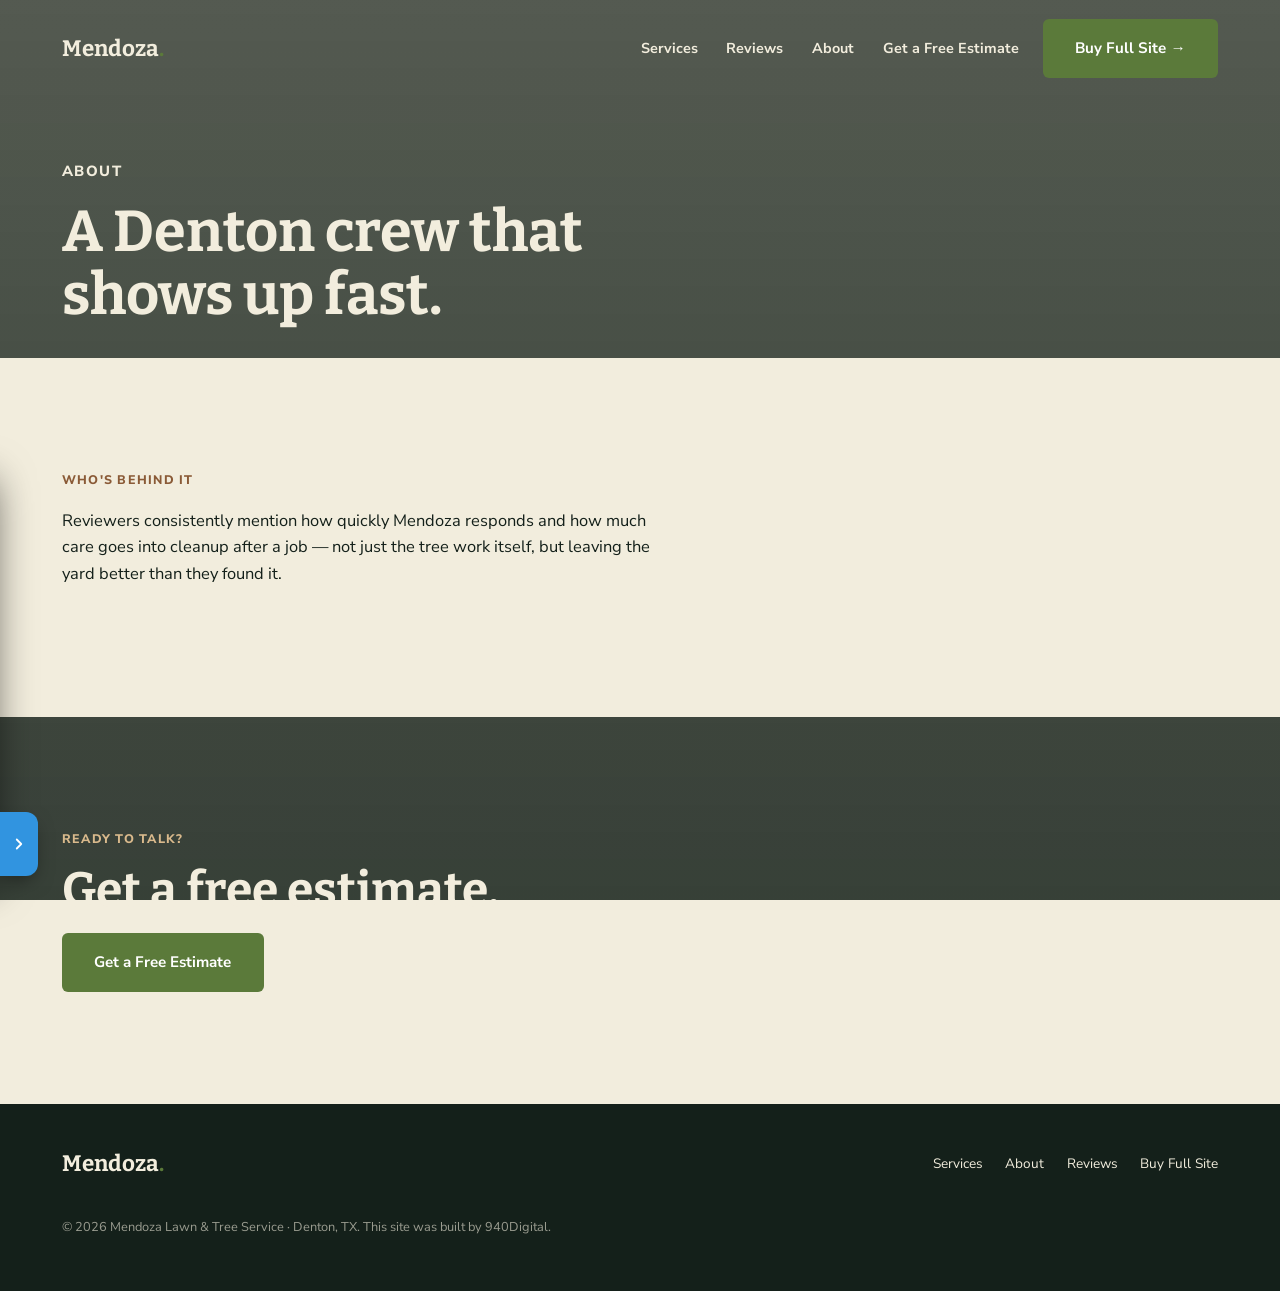
<file: about.html>
<!doctype html>
<html lang="en">
<head>
<meta charset="UTF-8">
<meta name="viewport" content="width=device-width, initial-scale=1">
<title>About — Mendoza Lawn & Tree Service | Denton, TX</title>
<meta name="description" content="Meet the Denton crew behind Mendoza Lawn & Tree Service — fast response, careful cleanup, real reviews.">
<link rel="preconnect" href="https://fonts.googleapis.com">
<link rel="preconnect" href="https://fonts.gstatic.com" crossorigin>
<link href="https://fonts.googleapis.com/css2?family=Bitter:wght@600;700&family=Nunito+Sans:wght@400;500;600;700;800&display=swap" rel="stylesheet">
<link rel="icon" type="image/x-icon" href="favicon.ico">
<link rel="icon" type="image/png" sizes="32x32" href="favicon-32x32.png">
<link rel="icon" type="image/png" sizes="16x16" href="favicon-16x16.png">
<link rel="apple-touch-icon" sizes="180x180" href="apple-touch-icon.png">
<link rel="stylesheet" href="styles.css">
</head>
<body>

<div class="canopy-fixed" aria-hidden="true"></div>

<header class="site-header" id="siteHeader">
  <div class="wrap">
    <a href="index.html" class="logo">Mendoza<span>.</span></a>
    <nav class="main-nav" aria-label="Primary">
      <a href="services.html">Services</a>
      <a href="reviews.html">Reviews</a>
      <a href="about.html">About</a>
      <a href="contact.html">Get a Free Estimate</a>
    </nav>
    <div class="nav-cta">
      <a href="buy.html" class="btn btn--primary nav-full-site">Buy Full Site →</a>
      <button class="nav-toggle" id="navToggle" aria-expanded="false" aria-controls="mobileNav">Menu</button>
    </div>
  </div>
</header>

<div class="mobile-nav" id="mobileNav">
  <button class="mobile-nav__close" id="navClose" aria-label="Close menu">Close</button>
  <a href="services.html">Services</a>
  <a href="reviews.html">Reviews</a>
  <a href="about.html">About</a>
  <a href="contact.html">Get a Free Estimate</a>
  <a href="buy.html">Buy Full Site</a>
</div>

<div class="parallax-scroll">

  <section class="hero wrap" style="padding-bottom:2rem;">
    <span class="eyebrow">About</span>
    <h1 style="font-size:clamp(2.2rem, 5vw, 3.6rem); max-width:16ch;">A Denton crew that shows up fast.</h1>
  </section>

  <section class="fixed-panel fixed-panel--solid">
    <div class="wrap about-copy">
      <span class="eyebrow">Who's Behind It</span>
      <p>Reviewers consistently mention how quickly Mendoza responds and how much care goes into cleanup after a job — not just the tree work itself, but leaving the yard better than they found it.</p>
    </div>
  </section>

  <section class="fixed-panel">
    <div class="wrap">
      <span class="eyebrow">Ready to Talk?</span>
      <h2 class="section-title">Get a free estimate.</h2>
      <a href="contact.html" class="btn btn--primary" style="margin-top:1rem;">Get a Free Estimate</a>
    </div>
  </section>

</div>

<footer class="site-footer">
  <div class="wrap">
    <a href="index.html" class="logo" style="color:var(--clearing);">Mendoza<span>.</span></a>
    <ul class="footer-links">
      <li><a href="services.html">Services</a></li>
      <li><a href="about.html">About</a></li>
      <li><a href="reviews.html">Reviews</a></li>
      <li><a href="buy.html">Buy Full Site</a></li>
    </ul>
    <p class="footer-fine">&copy; 2026 Mendoza Lawn &amp; Tree Service · Denton, TX. This site was built by 940Digital.</p>
  </div>
</footer>

<script src="script.js"></script>

<div id="d940-drawer" class="d940-drawer">
  <div class="d940-panel">
    <div class="d940-mark">940<span>Digital</span></div>
    <p class="d940-body">Imagine this site customized with your colors and logo — fully in sync with your vision.</p>
    <p class="d940-body">We build these previews from your business's own publicly available information online, so this one is built specifically for you — and anything on it, any word, image, or detail, can be changed if it doesn't feel like an accurate fit.</p>
    <p class="d940-cta">Want to learn more? Text the number you got this link from, <a href="https://www.940digital.com/contact.html" target="_blank" rel="noopener">email us</a>, or visit <a href="https://www.940digital.com" target="_blank" rel="noopener">940digital.com</a>.</p>
  </div>
  <button class="d940-tab" type="button" aria-label="Open">
    <svg viewBox="0 0 24 24" fill="none" stroke="currentColor" stroke-width="2.4" stroke-linecap="round" stroke-linejoin="round"><polyline points="9 6 15 12 9 18"/></svg>
  </button>
</div>
<style>
  .d940-drawer { position: fixed; left: 0; bottom: 1.5rem; z-index: 999; display: flex; align-items: flex-end; transform: translateX(-320px); transition: transform .4s cubic-bezier(.16,1,.3,1); font-family: -apple-system, BlinkMacSystemFont, 'Segoe UI', Roboto, sans-serif; }
  .d940-drawer.open { transform: translateX(0); }
  .d940-panel { width: 320px; flex-shrink: 0; background: #1B1D21; border: 1px solid #3194E0; border-left: 0; border-radius: 0 14px 0 0; padding: 1.4rem 1.5rem 1.5rem; box-shadow: 0 16px 40px -8px rgba(0,0,0,.65); color: #fff; }
  .d940-mark { font-weight: 800; font-size: 1.3rem; margin-bottom: .75rem; letter-spacing: -0.01em; }
  .d940-mark span { color: #3194E0; }
  .d940-body { font-size: .95rem; line-height: 1.55; color: #fff; margin: 0 0 .85rem; }
  .d940-cta { font-size: .88rem; line-height: 1.5; color: #D4D8DE; margin: 0; }
  .d940-cta a { color: #5FAEEE; font-weight: 700; text-decoration: underline; }
  .d940-tab { flex-shrink: 0; width: 38px; height: 64px; background: #3194E0; color: #fff; border: none; border-radius: 0 12px 12px 0; display: flex; align-items: center; justify-content: center; cursor: pointer; box-shadow: 0 8px 20px -6px rgba(0,0,0,.5); }
  .d940-tab:hover { background: #4AA3E8; }
  .d940-tab svg { width: 18px; height: 18px; transition: transform .35s cubic-bezier(.16,1,.3,1); }
  .d940-drawer.open .d940-tab svg { transform: rotate(180deg); }
  @media (max-width: 480px) {
    .d940-drawer { transform: translateX(-260px); }
    .d940-panel { width: 260px; padding: 1.2rem 1.25rem 1.3rem; }
  }
</style>
<script>
  (function () {
    var drawer = document.getElementById('d940-drawer');
    if (!drawer) return;
    var tab = drawer.querySelector('.d940-tab');
    tab.addEventListener('click', function () {
      var open = drawer.classList.toggle('open');
      tab.setAttribute('aria-label', open ? 'Close' : 'Open');
    });
  })();
</script>

</body>
</html>
</file>
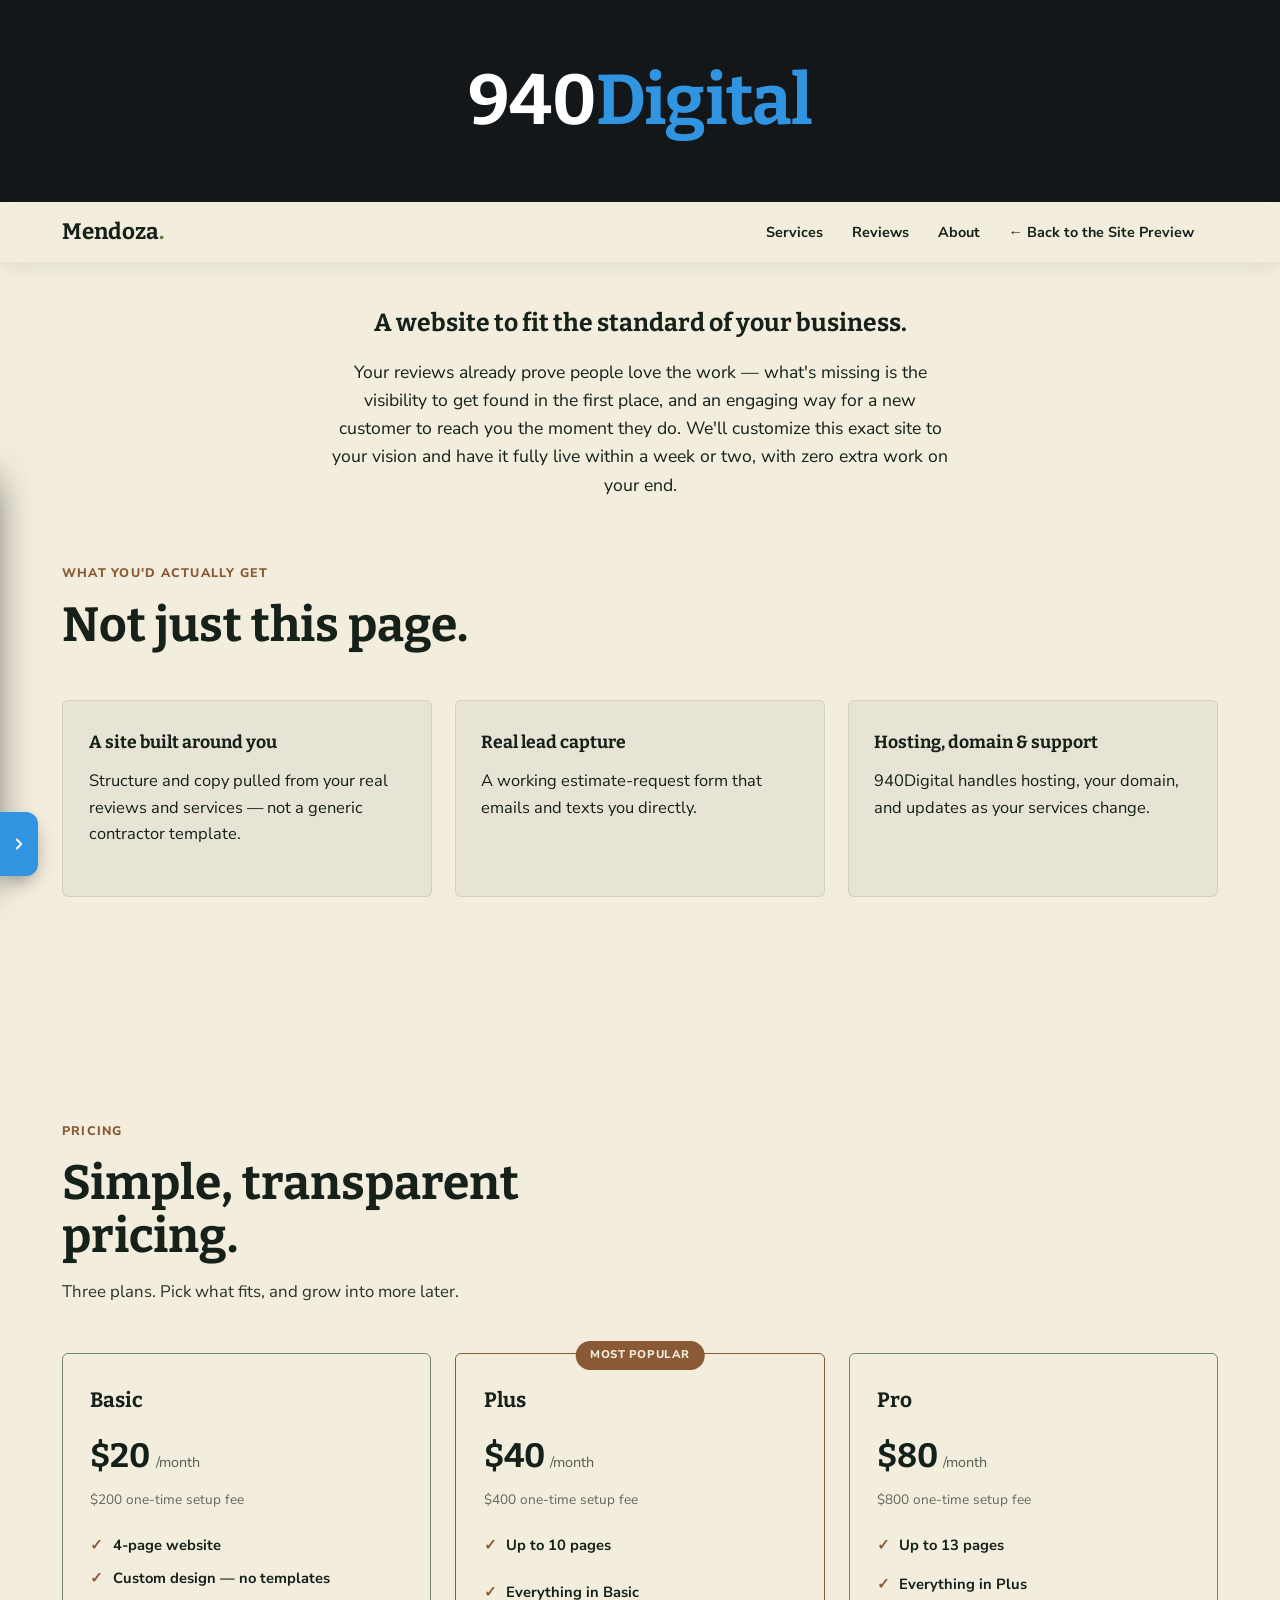
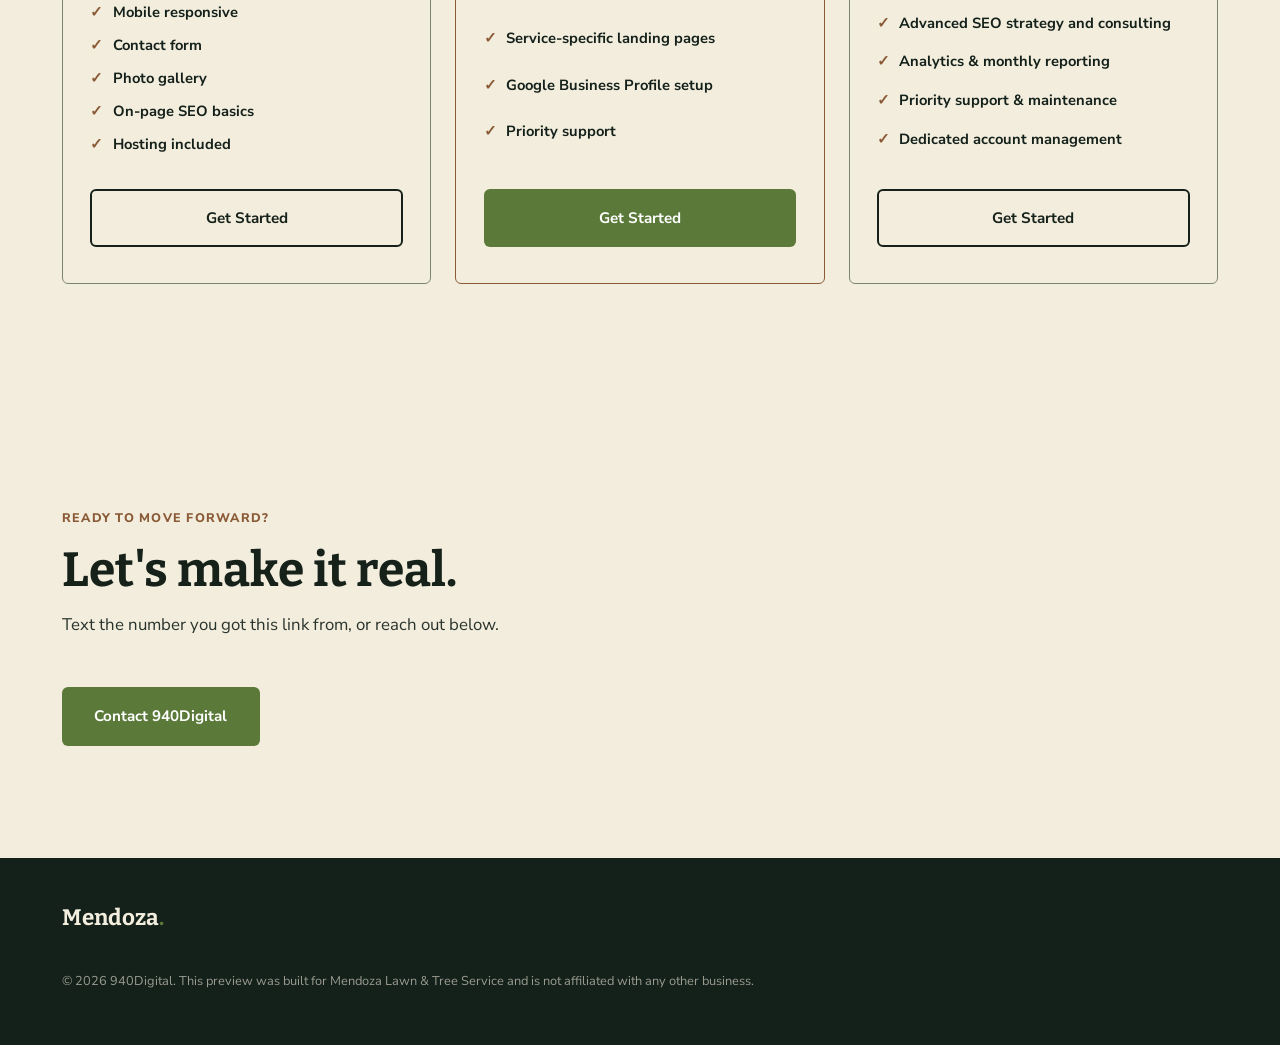
<file: buy.html>
<!doctype html>
<html lang="en">
<head>
<meta charset="UTF-8">
<meta name="viewport" content="width=device-width, initial-scale=1">
<title>This Site Is a Preview, Built for Mendoza Lawn &amp; Tree Service — 940Digital</title>
<meta name="description" content="This is a demo site built specifically for Mendoza Lawn & Tree Service by 940Digital. Here's what it is, what you'd get, and how to move forward.">
<link rel="preconnect" href="https://fonts.googleapis.com">
<link rel="preconnect" href="https://fonts.gstatic.com" crossorigin>
<link href="https://fonts.googleapis.com/css2?family=Bitter:wght@600;700&family=Nunito+Sans:wght@400;600;700;800&display=swap" rel="stylesheet">
<link rel="icon" type="image/x-icon" href="favicon.ico">
<link rel="icon" type="image/png" sizes="32x32" href="favicon-32x32.png">
<link rel="icon" type="image/png" sizes="16x16" href="favicon-16x16.png">
<link rel="apple-touch-icon" sizes="180x180" href="apple-touch-icon.png">
<link rel="stylesheet" href="styles.css">
</head>
<body>

<div class="brand-mark-banner">
  <div class="wrap">
    <a href="https://940digital.com" class="brand-mark" target="_blank" rel="noopener">940<span>Digital</span></a>
  </div>
</div>

<header class="site-header solid" style="position: static;">
  <div class="wrap">
    <a href="index.html" class="logo">Mendoza<span>.</span></a>
    <nav class="main-nav" aria-label="Primary">
      <a href="services.html">Services</a>
      <a href="reviews.html">Reviews</a>
      <a href="about.html">About</a>
      <a href="index.html">← Back to the Site Preview</a>
    </nav>
    <div class="nav-cta">
      <button class="nav-toggle" id="navToggle" aria-expanded="false" aria-controls="mobileNav">Menu</button>
    </div>
  </div>
</header>

<div class="mobile-nav" id="mobileNav">
  <button class="mobile-nav__close" id="navClose" aria-label="Close menu">Close</button>
  <a href="services.html">Services</a>
  <a href="reviews.html">Reviews</a>
  <a href="about.html">About</a>
  <a href="index.html">← Back to the Site Preview</a>
</div>

<main style="padding-top:0;">
  <section class="pitch-hero wrap" style="padding-top: 3rem;">
    <h1>A website to fit the standard of your business.</h1>
    <p>Your reviews already prove people love the work — what's missing is the visibility to get found in the first place, and an engaging way for a new customer to reach you the moment they do. We'll customize this exact site to your vision and have it fully live within a week or two, with zero extra work on your end.</p>
  </section>

  <section class="fixed-panel fixed-panel--solid" style="padding-top:0;">
    <div class="wrap">
      <div class="section-head">
        <span class="eyebrow">What You'd Actually Get</span>
        <h2 class="section-title">Not just this page.</h2>
      </div>
      <div class="pitch-grid">
        <div class="pitch-card">
          <h3>A site built around you</h3>
          <p>Structure and copy pulled from your real reviews and services — not a generic contractor template.</p>
        </div>
        <div class="pitch-card">
          <h3>Real lead capture</h3>
          <p>A working estimate-request form that emails and texts you directly.</p>
        </div>
        <div class="pitch-card">
          <h3>Hosting, domain &amp; support</h3>
          <p>940Digital handles hosting, your domain, and updates as your services change.</p>
        </div>
      </div>
    </div>
  </section>

  <section class="fixed-panel fixed-panel--solid">
    <div class="wrap">
      <div class="section-head">
        <span class="eyebrow">Pricing</span>
        <h2 class="section-title">Simple, transparent pricing.</h2>
        <p class="section-dek">Three plans. Pick what fits, and grow into more later.</p>
      </div>
      <div class="pricing-grid">
        <div class="pricing-card">
          <h3>Basic</h3>
          <div class="pricing-card__price"><b>$20</b><span>/month</span></div>
          <span class="pricing-card__setup">$200 one-time setup fee</span>
          <ul class="pricing-card__list">
            <li>4-page website</li>
            <li>Custom design — no templates</li>
            <li>Mobile responsive</li>
            <li>Contact form</li>
            <li>Photo gallery</li>
            <li>On-page SEO basics</li>
            <li>Hosting included</li>
          </ul>
          <a href="https://www.940digital.com/contact" class="btn btn--dark-ghost" target="_blank" rel="noopener">Get Started</a>
        </div>
        <div class="pricing-card pricing-card--featured">
          <span class="pricing-card__badge">Most Popular</span>
          <h3>Plus</h3>
          <div class="pricing-card__price"><b>$40</b><span>/month</span></div>
          <span class="pricing-card__setup">$400 one-time setup fee</span>
          <ul class="pricing-card__list">
            <li>Up to 10 pages</li>
            <li>Everything in Basic</li>
            <li>Service-specific landing pages</li>
            <li>Google Business Profile setup</li>
            <li>Priority support</li>
          </ul>
          <a href="https://www.940digital.com/contact" class="btn btn--primary" target="_blank" rel="noopener">Get Started</a>
        </div>
        <div class="pricing-card">
          <h3>Pro</h3>
          <div class="pricing-card__price"><b>$80</b><span>/month</span></div>
          <span class="pricing-card__setup">$800 one-time setup fee</span>
          <ul class="pricing-card__list">
            <li>Up to 13 pages</li>
            <li>Everything in Plus</li>
            <li>Advanced SEO strategy and consulting</li>
            <li>Analytics &amp; monthly reporting</li>
            <li>Priority support &amp; maintenance</li>
            <li>Dedicated account management</li>
          </ul>
          <a href="https://www.940digital.com/contact" class="btn btn--dark-ghost" target="_blank" rel="noopener">Get Started</a>
        </div>
      </div>
    </div>
  </section>

  <section class="fixed-panel fixed-panel--solid" id="contact">
    <div class="wrap">
      <div class="section-head">
        <span class="eyebrow">Ready to Move Forward?</span>
        <h2 class="section-title">Let's make it real.</h2>
        <p class="section-dek">Text the number you got this link from, or reach out below.</p>
      </div>
      <a href="https://www.940digital.com/contact.html" class="btn btn--primary" target="_blank" rel="noopener">Contact 940Digital</a>
    </div>
  </section>
</main>

<footer class="site-footer">
  <div class="wrap">
    <a href="index.html" class="logo" style="color:var(--clearing);">Mendoza<span>.</span></a>
    <p class="footer-fine">&copy; 2026 940Digital. This preview was built for Mendoza Lawn & Tree Service and is not affiliated with any other business.</p>
  </div>
</footer>

<script src="script.js"></script>

<div id="d940-drawer" class="d940-drawer">
  <div class="d940-panel">
    <div class="d940-mark">940<span>Digital</span></div>
    <p class="d940-body">Imagine this site customized with your colors and logo — fully in sync with your vision.</p>
    <p class="d940-body">We build these previews from your business's own publicly available information online, so this one is built specifically for you — and anything on it, any word, image, or detail, can be changed if it doesn't feel like an accurate fit.</p>
    <p class="d940-cta">Want to learn more? Text the number you got this link from, <a href="https://www.940digital.com/contact.html" target="_blank" rel="noopener">email us</a>, or visit <a href="https://www.940digital.com" target="_blank" rel="noopener">940digital.com</a>.</p>
  </div>
  <button class="d940-tab" type="button" aria-label="Open">
    <svg viewBox="0 0 24 24" fill="none" stroke="currentColor" stroke-width="2.4" stroke-linecap="round" stroke-linejoin="round"><polyline points="9 6 15 12 9 18"/></svg>
  </button>
</div>
<style>
  .d940-drawer { position: fixed; left: 0; bottom: 1.5rem; z-index: 999; display: flex; align-items: flex-end; transform: translateX(-320px); transition: transform .4s cubic-bezier(.16,1,.3,1); font-family: -apple-system, BlinkMacSystemFont, 'Segoe UI', Roboto, sans-serif; }
  .d940-drawer.open { transform: translateX(0); }
  .d940-panel { width: 320px; flex-shrink: 0; background: #1B1D21; border: 1px solid #3194E0; border-left: 0; border-radius: 0 14px 0 0; padding: 1.4rem 1.5rem 1.5rem; box-shadow: 0 16px 40px -8px rgba(0,0,0,.65); color: #fff; }
  .d940-mark { font-weight: 800; font-size: 1.3rem; margin-bottom: .75rem; letter-spacing: -0.01em; }
  .d940-mark span { color: #3194E0; }
  .d940-body { font-size: .95rem; line-height: 1.55; color: #fff; margin: 0 0 .85rem; }
  .d940-cta { font-size: .88rem; line-height: 1.5; color: #D4D8DE; margin: 0; }
  .d940-cta a { color: #5FAEEE; font-weight: 700; text-decoration: underline; }
  .d940-tab { flex-shrink: 0; width: 38px; height: 64px; background: #3194E0; color: #fff; border: none; border-radius: 0 12px 12px 0; display: flex; align-items: center; justify-content: center; cursor: pointer; box-shadow: 0 8px 20px -6px rgba(0,0,0,.5); }
  .d940-tab:hover { background: #4AA3E8; }
  .d940-tab svg { width: 18px; height: 18px; transition: transform .35s cubic-bezier(.16,1,.3,1); }
  .d940-drawer.open .d940-tab svg { transform: rotate(180deg); }
  @media (max-width: 480px) {
    .d940-drawer { transform: translateX(-260px); }
    .d940-panel { width: 260px; padding: 1.2rem 1.25rem 1.3rem; }
  }
</style>
<script>
  (function () {
    var drawer = document.getElementById('d940-drawer');
    if (!drawer) return;
    var tab = drawer.querySelector('.d940-tab');
    tab.addEventListener('click', function () {
      var open = drawer.classList.toggle('open');
      tab.setAttribute('aria-label', open ? 'Close' : 'Open');
    });
  })();
</script>

</body>
</html>
</file>
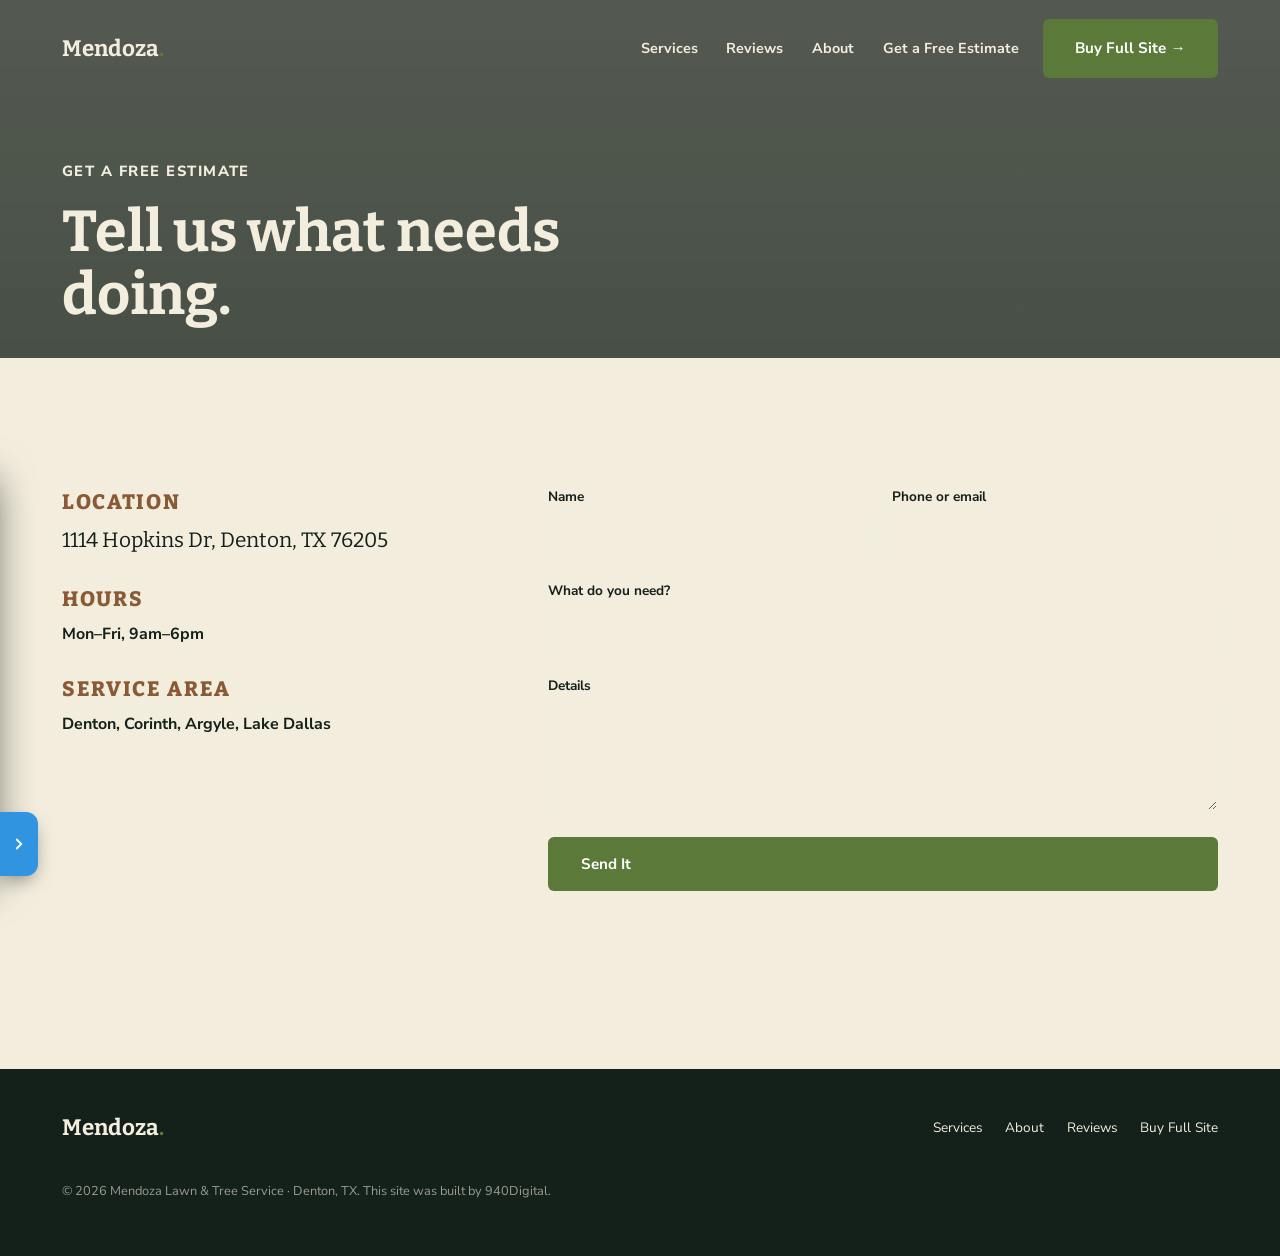
<file: contact.html>
<!doctype html>
<html lang="en">
<head>
<meta charset="UTF-8">
<meta name="viewport" content="width=device-width, initial-scale=1">
<title>Contact — Mendoza Lawn & Tree Service | Denton, TX</title>
<meta name="description" content="Get a free estimate from Mendoza Lawn & Tree Service in Denton, TX. Visit 1114 Hopkins Dr or send the form.">
<link rel="preconnect" href="https://fonts.googleapis.com">
<link rel="preconnect" href="https://fonts.gstatic.com" crossorigin>
<link href="https://fonts.googleapis.com/css2?family=Bitter:wght@600;700&family=Nunito+Sans:wght@400;500;600;700;800&display=swap" rel="stylesheet">
<link rel="icon" type="image/x-icon" href="favicon.ico">
<link rel="icon" type="image/png" sizes="32x32" href="favicon-32x32.png">
<link rel="icon" type="image/png" sizes="16x16" href="favicon-16x16.png">
<link rel="apple-touch-icon" sizes="180x180" href="apple-touch-icon.png">
<link rel="stylesheet" href="styles.css">
</head>
<body>

<div class="canopy-fixed" aria-hidden="true"></div>

<header class="site-header" id="siteHeader">
  <div class="wrap">
    <a href="index.html" class="logo">Mendoza<span>.</span></a>
    <nav class="main-nav" aria-label="Primary">
      <a href="services.html">Services</a>
      <a href="reviews.html">Reviews</a>
      <a href="about.html">About</a>
      <a href="contact.html">Get a Free Estimate</a>
    </nav>
    <div class="nav-cta">
      <a href="buy.html" class="btn btn--primary nav-full-site">Buy Full Site →</a>
      <button class="nav-toggle" id="navToggle" aria-expanded="false" aria-controls="mobileNav">Menu</button>
    </div>
  </div>
</header>

<div class="mobile-nav" id="mobileNav">
  <button class="mobile-nav__close" id="navClose" aria-label="Close menu">Close</button>
  <a href="services.html">Services</a>
  <a href="reviews.html">Reviews</a>
  <a href="about.html">About</a>
  <a href="contact.html">Get a Free Estimate</a>
  <a href="buy.html">Buy Full Site</a>
</div>

<div class="parallax-scroll">

  <section class="hero wrap" style="padding-bottom:2rem;">
    <span class="eyebrow">Get a Free Estimate</span>
    <h1 style="font-size:clamp(2.2rem, 5vw, 3.6rem); max-width:16ch;">Tell us what needs doing.</h1>
  </section>

  <section class="fixed-panel fixed-panel--solid">
    <div class="wrap">
      <div class="contact-layout">
        <div class="contact-direct">
          <div>
            <span class="contact-direct__label">Location</span>
            <span>1114 Hopkins Dr, Denton, TX 76205</span>
          </div>
          <div>
            <span class="contact-direct__label">Hours</span>
            <span style="font-family:var(--font-body); font-weight:700; font-size:1rem;">Mon–Fri, 9am–6pm</span>
          </div>
          <div>
            <span class="contact-direct__label">Service Area</span>
            <span style="font-family:var(--font-body); font-weight:700; font-size:1rem;">Denton, Corinth, Argyle, Lake Dallas</span>
          </div>
        </div>
        <form class="contact-form" id="contactForm" novalidate>
          <div class="form-row">
            <div class="field">
              <label for="name">Name</label>
              <input type="text" id="name" name="name" required autocomplete="name">
            </div>
            <div class="field">
              <label for="phone">Phone or email</label>
              <input type="text" id="phone" name="phone" required autocomplete="tel">
            </div>
          </div>
          <div class="field">
            <label for="jobtype">What do you need?</label>
            <select id="jobtype" name="jobtype">
              <option>Tree removal</option>
              <option>Stump grinding</option>
              <option>Lawn mowing / maintenance</option>
              <option>Leaf / debris cleanup</option>
              <option>Not sure yet</option>
            </select>
          </div>
          <div class="field">
            <label for="message">Details</label>
            <textarea id="message" name="message" rows="4"></textarea>
          </div>
          <button type="submit" class="btn btn--primary">Send It</button>
          <p class="form-status" id="formStatus" role="status" aria-live="polite"></p>
        </form>
      </div>
    </div>
  </section>

</div>

<footer class="site-footer">
  <div class="wrap">
    <a href="index.html" class="logo" style="color:var(--clearing);">Mendoza<span>.</span></a>
    <ul class="footer-links">
      <li><a href="services.html">Services</a></li>
      <li><a href="about.html">About</a></li>
      <li><a href="reviews.html">Reviews</a></li>
      <li><a href="buy.html">Buy Full Site</a></li>
    </ul>
    <p class="footer-fine">&copy; 2026 Mendoza Lawn &amp; Tree Service · Denton, TX. This site was built by 940Digital.</p>
  </div>
</footer>

<script src="script.js"></script>

<div id="d940-drawer" class="d940-drawer">
  <div class="d940-panel">
    <div class="d940-mark">940<span>Digital</span></div>
    <p class="d940-body">Imagine this site customized with your colors and logo — fully in sync with your vision.</p>
    <p class="d940-body">We build these previews from your business's own publicly available information online, so this one is built specifically for you — and anything on it, any word, image, or detail, can be changed if it doesn't feel like an accurate fit.</p>
    <p class="d940-cta">Want to learn more? Text the number you got this link from, <a href="https://www.940digital.com/contact.html" target="_blank" rel="noopener">email us</a>, or visit <a href="https://www.940digital.com" target="_blank" rel="noopener">940digital.com</a>.</p>
  </div>
  <button class="d940-tab" type="button" aria-label="Open">
    <svg viewBox="0 0 24 24" fill="none" stroke="currentColor" stroke-width="2.4" stroke-linecap="round" stroke-linejoin="round"><polyline points="9 6 15 12 9 18"/></svg>
  </button>
</div>
<style>
  .d940-drawer { position: fixed; left: 0; bottom: 1.5rem; z-index: 999; display: flex; align-items: flex-end; transform: translateX(-320px); transition: transform .4s cubic-bezier(.16,1,.3,1); font-family: -apple-system, BlinkMacSystemFont, 'Segoe UI', Roboto, sans-serif; }
  .d940-drawer.open { transform: translateX(0); }
  .d940-panel { width: 320px; flex-shrink: 0; background: #1B1D21; border: 1px solid #3194E0; border-left: 0; border-radius: 0 14px 0 0; padding: 1.4rem 1.5rem 1.5rem; box-shadow: 0 16px 40px -8px rgba(0,0,0,.65); color: #fff; }
  .d940-mark { font-weight: 800; font-size: 1.3rem; margin-bottom: .75rem; letter-spacing: -0.01em; }
  .d940-mark span { color: #3194E0; }
  .d940-body { font-size: .95rem; line-height: 1.55; color: #fff; margin: 0 0 .85rem; }
  .d940-cta { font-size: .88rem; line-height: 1.5; color: #D4D8DE; margin: 0; }
  .d940-cta a { color: #5FAEEE; font-weight: 700; text-decoration: underline; }
  .d940-tab { flex-shrink: 0; width: 38px; height: 64px; background: #3194E0; color: #fff; border: none; border-radius: 0 12px 12px 0; display: flex; align-items: center; justify-content: center; cursor: pointer; box-shadow: 0 8px 20px -6px rgba(0,0,0,.5); }
  .d940-tab:hover { background: #4AA3E8; }
  .d940-tab svg { width: 18px; height: 18px; transition: transform .35s cubic-bezier(.16,1,.3,1); }
  .d940-drawer.open .d940-tab svg { transform: rotate(180deg); }
  @media (max-width: 480px) {
    .d940-drawer { transform: translateX(-260px); }
    .d940-panel { width: 260px; padding: 1.2rem 1.25rem 1.3rem; }
  }
</style>
<script>
  (function () {
    var drawer = document.getElementById('d940-drawer');
    if (!drawer) return;
    var tab = drawer.querySelector('.d940-tab');
    tab.addEventListener('click', function () {
      var open = drawer.classList.toggle('open');
      tab.setAttribute('aria-label', open ? 'Close' : 'Open');
    });
  })();
</script>

</body>
</html>
</file>
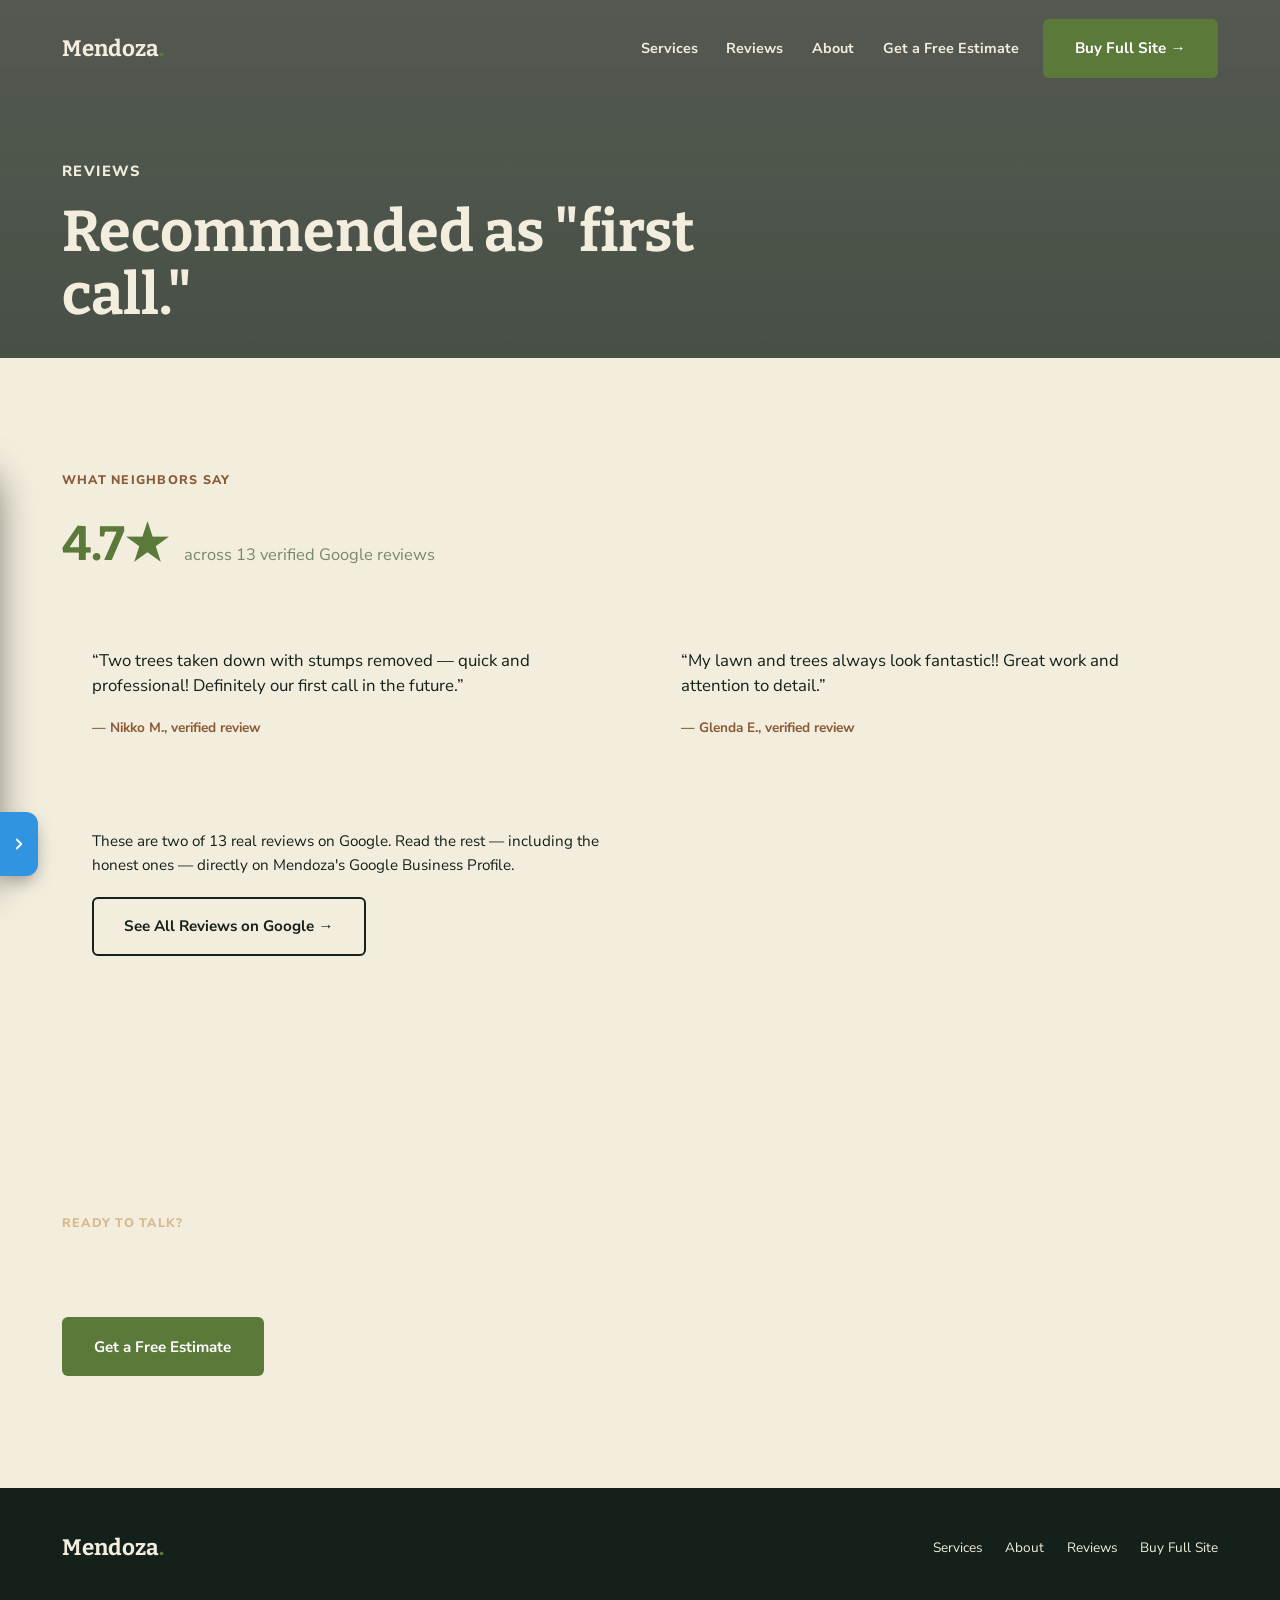
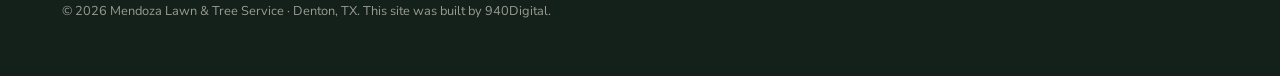
<file: reviews.html>
<!doctype html>
<html lang="en">
<head>
<meta charset="UTF-8">
<meta name="viewport" content="width=device-width, initial-scale=1">
<title>Reviews — Mendoza Lawn & Tree Service | Denton, TX</title>
<meta name="description" content="Real verified reviews for Mendoza Lawn & Tree Service in Denton, TX — recommended as neighbors' first call.">
<link rel="preconnect" href="https://fonts.googleapis.com">
<link rel="preconnect" href="https://fonts.gstatic.com" crossorigin>
<link href="https://fonts.googleapis.com/css2?family=Bitter:wght@600;700&family=Nunito+Sans:wght@400;500;600;700;800&display=swap" rel="stylesheet">
<link rel="icon" type="image/x-icon" href="favicon.ico">
<link rel="icon" type="image/png" sizes="32x32" href="favicon-32x32.png">
<link rel="icon" type="image/png" sizes="16x16" href="favicon-16x16.png">
<link rel="apple-touch-icon" sizes="180x180" href="apple-touch-icon.png">
<link rel="stylesheet" href="styles.css">
</head>
<body>

<div class="canopy-fixed" aria-hidden="true"></div>

<header class="site-header" id="siteHeader">
  <div class="wrap">
    <a href="index.html" class="logo">Mendoza<span>.</span></a>
    <nav class="main-nav" aria-label="Primary">
      <a href="services.html">Services</a>
      <a href="reviews.html">Reviews</a>
      <a href="about.html">About</a>
      <a href="contact.html">Get a Free Estimate</a>
    </nav>
    <div class="nav-cta">
      <a href="buy.html" class="btn btn--primary nav-full-site">Buy Full Site →</a>
      <button class="nav-toggle" id="navToggle" aria-expanded="false" aria-controls="mobileNav">Menu</button>
    </div>
  </div>
</header>

<div class="mobile-nav" id="mobileNav">
  <button class="mobile-nav__close" id="navClose" aria-label="Close menu">Close</button>
  <a href="services.html">Services</a>
  <a href="reviews.html">Reviews</a>
  <a href="about.html">About</a>
  <a href="contact.html">Get a Free Estimate</a>
  <a href="buy.html">Buy Full Site</a>
</div>

<div class="parallax-scroll">

  <section class="hero wrap" style="padding-bottom:2rem;">
    <span class="eyebrow">Reviews</span>
    <h1 style="font-size:clamp(2.2rem, 5vw, 3.6rem); max-width:18ch;">Recommended as "first call."</h1>
  </section>

  <section class="fixed-panel fixed-panel--solid">
    <div class="wrap">
      <span class="eyebrow">What Neighbors Say</span>
      <div class="review-stat" style="display:flex; align-items:baseline; gap:1rem; margin-bottom:2rem;">
        <b style="font-family:var(--font-display); font-size:3rem; color:var(--cutgrass);">4.7★</b>
        <span style="font-family:var(--font-body); color:var(--moss);">across 13 verified Google reviews</span>
      </div>
      <div class="review-grid">
        <div class="review-card">
          <blockquote>&ldquo;Two trees taken down with stumps removed — quick and professional! Definitely our first call in the future.&rdquo;</blockquote>
          <cite>— Nikko M., verified review</cite>
        </div>
        <div class="review-card">
          <blockquote>&ldquo;My lawn and trees always look fantastic!! Great work and attention to detail.&rdquo;</blockquote>
          <cite>— Glenda E., verified review</cite>
        </div>
        <div class="review-card" style="display:flex; flex-direction:column; align-items:flex-start; justify-content:center;">
          <p style="margin:0 0 1.2rem; font-size:0.95rem;">These are two of 13 real reviews on Google. Read the rest — including the honest ones — directly on Mendoza's Google Business Profile.</p>
          <a href="https://www.google.com/maps/search/?api=1&query=Mendoza+Lawn+%26+Tree+Service+Denton+TX" target="_blank" rel="noopener" class="btn btn--dark-ghost">See All Reviews on Google →</a>
        </div>
      </div>
    </div>
  </section>

  <section class="fixed-panel">
    <div class="wrap">
      <span class="eyebrow">Ready to Talk?</span>
      <h2 class="section-title">Get a free estimate.</h2>
      <a href="contact.html" class="btn btn--primary" style="margin-top:1rem;">Get a Free Estimate</a>
    </div>
  </section>

</div>

<footer class="site-footer">
  <div class="wrap">
    <a href="index.html" class="logo" style="color:var(--clearing);">Mendoza<span>.</span></a>
    <ul class="footer-links">
      <li><a href="services.html">Services</a></li>
      <li><a href="about.html">About</a></li>
      <li><a href="reviews.html">Reviews</a></li>
      <li><a href="buy.html">Buy Full Site</a></li>
    </ul>
    <p class="footer-fine">&copy; 2026 Mendoza Lawn &amp; Tree Service · Denton, TX. This site was built by 940Digital.</p>
  </div>
</footer>

<script src="script.js"></script>

<div id="d940-drawer" class="d940-drawer">
  <div class="d940-panel">
    <div class="d940-mark">940<span>Digital</span></div>
    <p class="d940-body">Imagine this site customized with your colors and logo — fully in sync with your vision.</p>
    <p class="d940-body">We build these previews from your business's own publicly available information online, so this one is built specifically for you — and anything on it, any word, image, or detail, can be changed if it doesn't feel like an accurate fit.</p>
    <p class="d940-cta">Want to learn more? Text the number you got this link from, <a href="https://www.940digital.com/contact.html" target="_blank" rel="noopener">email us</a>, or visit <a href="https://www.940digital.com" target="_blank" rel="noopener">940digital.com</a>.</p>
  </div>
  <button class="d940-tab" type="button" aria-label="Open">
    <svg viewBox="0 0 24 24" fill="none" stroke="currentColor" stroke-width="2.4" stroke-linecap="round" stroke-linejoin="round"><polyline points="9 6 15 12 9 18"/></svg>
  </button>
</div>
<style>
  .d940-drawer { position: fixed; left: 0; bottom: 1.5rem; z-index: 999; display: flex; align-items: flex-end; transform: translateX(-320px); transition: transform .4s cubic-bezier(.16,1,.3,1); font-family: -apple-system, BlinkMacSystemFont, 'Segoe UI', Roboto, sans-serif; }
  .d940-drawer.open { transform: translateX(0); }
  .d940-panel { width: 320px; flex-shrink: 0; background: #1B1D21; border: 1px solid #3194E0; border-left: 0; border-radius: 0 14px 0 0; padding: 1.4rem 1.5rem 1.5rem; box-shadow: 0 16px 40px -8px rgba(0,0,0,.65); color: #fff; }
  .d940-mark { font-weight: 800; font-size: 1.3rem; margin-bottom: .75rem; letter-spacing: -0.01em; }
  .d940-mark span { color: #3194E0; }
  .d940-body { font-size: .95rem; line-height: 1.55; color: #fff; margin: 0 0 .85rem; }
  .d940-cta { font-size: .88rem; line-height: 1.5; color: #D4D8DE; margin: 0; }
  .d940-cta a { color: #5FAEEE; font-weight: 700; text-decoration: underline; }
  .d940-tab { flex-shrink: 0; width: 38px; height: 64px; background: #3194E0; color: #fff; border: none; border-radius: 0 12px 12px 0; display: flex; align-items: center; justify-content: center; cursor: pointer; box-shadow: 0 8px 20px -6px rgba(0,0,0,.5); }
  .d940-tab:hover { background: #4AA3E8; }
  .d940-tab svg { width: 18px; height: 18px; transition: transform .35s cubic-bezier(.16,1,.3,1); }
  .d940-drawer.open .d940-tab svg { transform: rotate(180deg); }
  @media (max-width: 480px) {
    .d940-drawer { transform: translateX(-260px); }
    .d940-panel { width: 260px; padding: 1.2rem 1.25rem 1.3rem; }
  }
</style>
<script>
  (function () {
    var drawer = document.getElementById('d940-drawer');
    if (!drawer) return;
    var tab = drawer.querySelector('.d940-tab');
    tab.addEventListener('click', function () {
      var open = drawer.classList.toggle('open');
      tab.setAttribute('aria-label', open ? 'Close' : 'Open');
    });
  })();
</script>

</body>
</html>
</file>
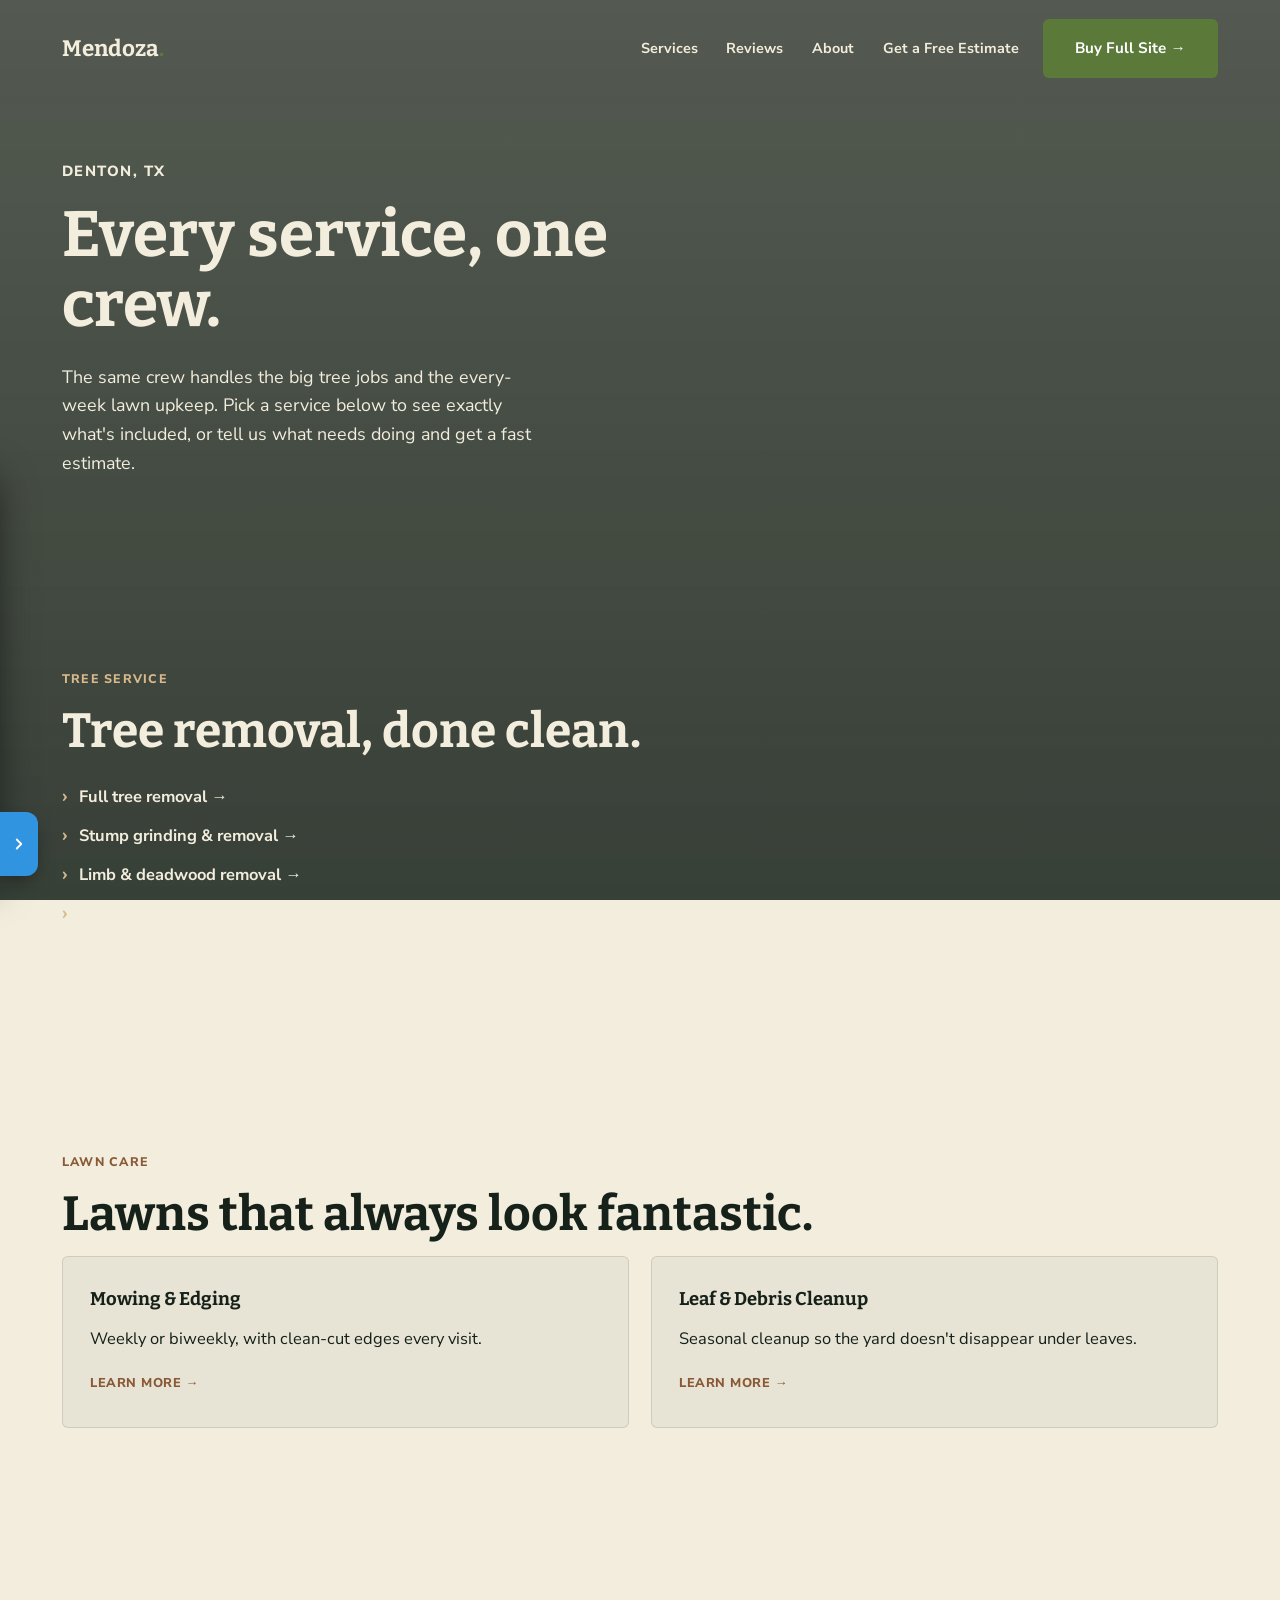
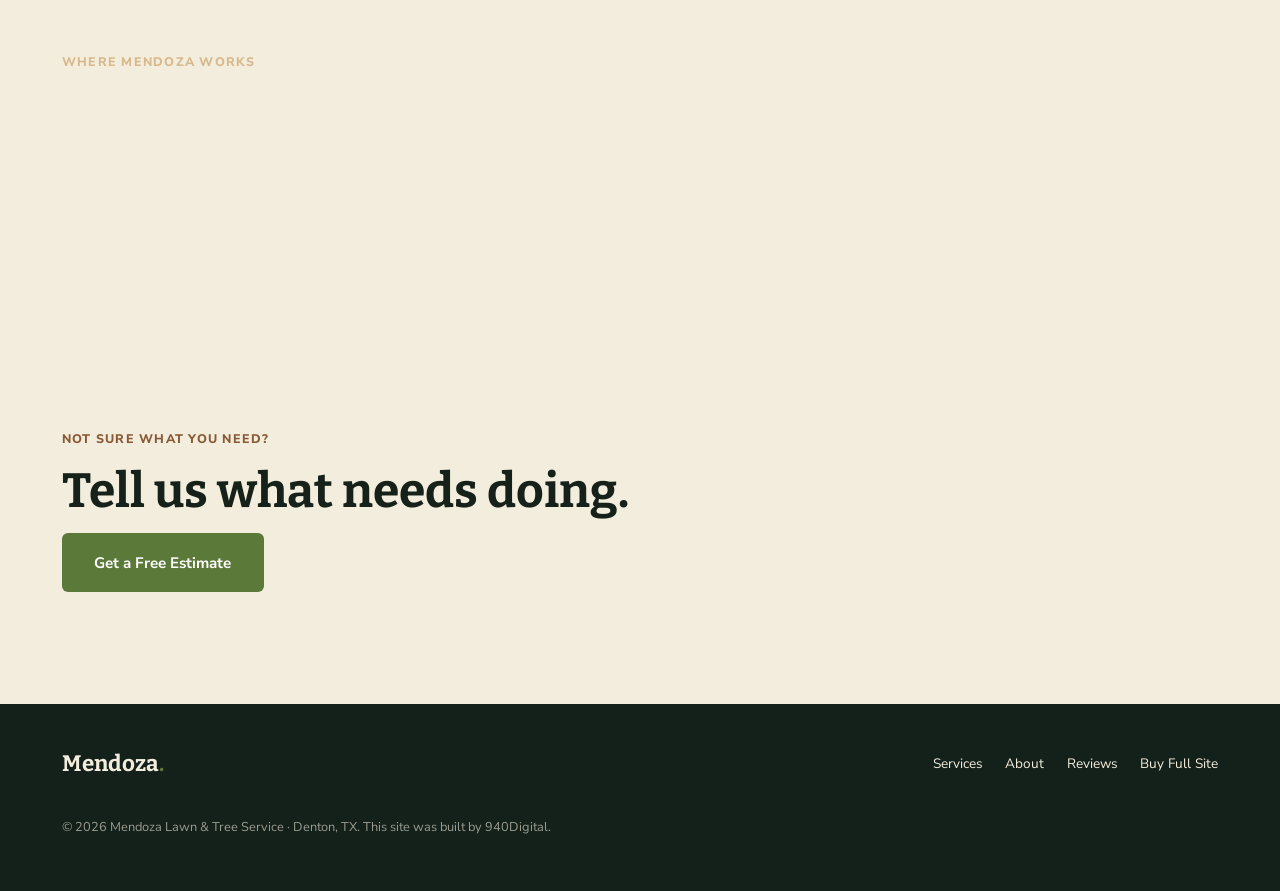
<file: services.html>
<!doctype html>
<html lang="en">
<head>
<meta charset="UTF-8">
<meta name="viewport" content="width=device-width, initial-scale=1">
<title>Services — Mendoza Lawn &amp; Tree Service | Denton, TX</title>
<meta name="description" content="Tree removal, stump grinding, limb removal, storm cleanup, mowing and lawn maintenance in Denton, TX from Mendoza Lawn & Tree Service.">
<link rel="preconnect" href="https://fonts.googleapis.com">
<link rel="preconnect" href="https://fonts.gstatic.com" crossorigin>
<link href="https://fonts.googleapis.com/css2?family=Bitter:wght@600;700&family=Nunito+Sans:wght@400;600;700;800&display=swap" rel="stylesheet">
<link rel="icon" type="image/x-icon" href="favicon.ico">
<link rel="icon" type="image/png" sizes="32x32" href="favicon-32x32.png">
<link rel="icon" type="image/png" sizes="16x16" href="favicon-16x16.png">
<link rel="apple-touch-icon" sizes="180x180" href="apple-touch-icon.png">
<link rel="stylesheet" href="styles.css">
</head>
<body>

<div class="canopy-fixed" aria-hidden="true"></div>

<header class="site-header" id="siteHeader">
  <div class="wrap">
    <a href="index.html" class="logo">Mendoza<span>.</span></a>
    <nav class="main-nav" aria-label="Primary">
      <a href="services.html">Services</a>
      <a href="reviews.html">Reviews</a>
      <a href="about.html">About</a>
      <a href="contact.html">Get a Free Estimate</a>
    </nav>
    <div class="nav-cta">
      <a href="buy.html" class="btn btn--primary nav-full-site">Buy Full Site →</a>
      <button class="nav-toggle" id="navToggle" aria-expanded="false" aria-controls="mobileNav">Menu</button>
    </div>
  </div>
</header>

<div class="mobile-nav" id="mobileNav">
  <button class="mobile-nav__close" id="navClose" aria-label="Close menu">Close</button>
  <a href="services.html">Services</a>
  <a href="reviews.html">Reviews</a>
  <a href="about.html">About</a>
  <a href="contact.html">Get a Free Estimate</a>
  <a href="buy.html">Buy Full Site</a>
</div>

<div class="parallax-scroll">

  <section class="hero wrap" style="padding-bottom:3rem;">
    <span class="eyebrow">Denton, TX</span>
    <h1 style="font-size:clamp(2.4rem, 5.4vw, 4rem); max-width:16ch;">Every service, one crew.</h1>
    <p class="hero__dek">The same crew handles the big tree jobs and the every-week lawn upkeep. Pick a service below to see exactly what's included, or tell us what needs doing and get a fast estimate.</p>
  </section>

  <section class="fixed-panel" id="tree-services" data-pole-label="Tree Service">
    <div class="wrap">
      <span class="eyebrow">Tree Service</span>
      <h2 class="section-title">Tree removal, done clean.</h2>
      <ul class="spec-list">
        <li><a href="service-tree-removal.html">Full tree removal →</a></li>
        <li><a href="service-stump-grinding.html">Stump grinding &amp; removal →</a></li>
        <li><a href="service-limb-deadwood.html">Limb &amp; deadwood removal →</a></li>
        <li><a href="service-storm-damage.html">Storm damage cleanup →</a></li>
      </ul>
    </div>
  </section>

  <section class="fixed-panel fixed-panel--solid" id="lawn-services" data-pole-label="Lawn Care">
    <div class="wrap">
      <span class="eyebrow">Lawn Care</span>
      <h2 class="section-title">Lawns that always look fantastic.</h2>
      <div class="services-grid">
        <div class="service-card">
          <h3>Mowing &amp; Edging</h3>
          <p>Weekly or biweekly, with clean-cut edges every visit.</p>
          <a href="service-mowing-edging.html">Learn More →</a>
        </div>
        <div class="service-card">
          <h3>Leaf &amp; Debris Cleanup</h3>
          <p>Seasonal cleanup so the yard doesn't disappear under leaves.</p>
          <a href="service-leaf-debris-cleanup.html">Learn More →</a>
        </div>
      </div>
    </div>
  </section>

  <section class="fixed-panel" id="area" data-pole-label="Area">
    <div class="wrap">
      <span class="eyebrow">Where Mendoza Works</span>
      <h2 class="section-title">Denton and the surrounding area.</h2>
      <ul class="area-list">
        <li style="border-color:rgba(242,237,221,0.35);">Denton</li>
        <li style="border-color:rgba(242,237,221,0.35);">Corinth</li>
        <li style="border-color:rgba(242,237,221,0.35);">Argyle</li>
        <li style="border-color:rgba(242,237,221,0.35);">Lake Dallas</li>
      </ul>
    </div>
  </section>

  <section class="fixed-panel fixed-panel--solid" id="contact-cta" data-pole-label="Contact">
    <div class="wrap">
      <span class="eyebrow">Not Sure What You Need?</span>
      <h2 class="section-title">Tell us what needs doing.</h2>
      <a href="contact.html" class="btn btn--primary" style="margin-top:1rem;">Get a Free Estimate</a>
    </div>
  </section>

</div>

<footer class="site-footer">
  <div class="wrap">
    <a href="index.html" class="logo" style="color:var(--clearing);">Mendoza<span>.</span></a>
    <ul class="footer-links">
      <li><a href="services.html">Services</a></li>
      <li><a href="about.html">About</a></li>
      <li><a href="reviews.html">Reviews</a></li>
      <li><a href="buy.html">Buy Full Site</a></li>
    </ul>
    <p class="footer-fine">&copy; 2026 Mendoza Lawn &amp; Tree Service · Denton, TX. This site was built by 940Digital.</p>
  </div>
</footer>

<script src="script.js"></script>

<div id="d940-drawer" class="d940-drawer">
  <div class="d940-panel">
    <div class="d940-mark">940<span>Digital</span></div>
    <p class="d940-body">Imagine this site customized with your colors and logo — fully in sync with your vision.</p>
    <p class="d940-body">We build these previews from your business's own publicly available information online, so this one is built specifically for you — and anything on it, any word, image, or detail, can be changed if it doesn't feel like an accurate fit.</p>
    <p class="d940-cta">Want to learn more? Text the number you got this link from, <a href="https://www.940digital.com/contact.html" target="_blank" rel="noopener">email us</a>, or visit <a href="https://www.940digital.com" target="_blank" rel="noopener">940digital.com</a>.</p>
  </div>
  <button class="d940-tab" type="button" aria-label="Open">
    <svg viewBox="0 0 24 24" fill="none" stroke="currentColor" stroke-width="2.4" stroke-linecap="round" stroke-linejoin="round"><polyline points="9 6 15 12 9 18"/></svg>
  </button>
</div>
<style>
  .d940-drawer { position: fixed; left: 0; bottom: 1.5rem; z-index: 999; display: flex; align-items: flex-end; transform: translateX(-320px); transition: transform .4s cubic-bezier(.16,1,.3,1); font-family: -apple-system, BlinkMacSystemFont, 'Segoe UI', Roboto, sans-serif; }
  .d940-drawer.open { transform: translateX(0); }
  .d940-panel { width: 320px; flex-shrink: 0; background: #1B1D21; border: 1px solid #3194E0; border-left: 0; border-radius: 0 14px 0 0; padding: 1.4rem 1.5rem 1.5rem; box-shadow: 0 16px 40px -8px rgba(0,0,0,.65); color: #fff; }
  .d940-mark { font-weight: 800; font-size: 1.3rem; margin-bottom: .75rem; letter-spacing: -0.01em; }
  .d940-mark span { color: #3194E0; }
  .d940-body { font-size: .95rem; line-height: 1.55; color: #fff; margin: 0 0 .85rem; }
  .d940-cta { font-size: .88rem; line-height: 1.5; color: #D4D8DE; margin: 0; }
  .d940-cta a { color: #5FAEEE; font-weight: 700; text-decoration: underline; }
  .d940-tab { flex-shrink: 0; width: 38px; height: 64px; background: #3194E0; color: #fff; border: none; border-radius: 0 12px 12px 0; display: flex; align-items: center; justify-content: center; cursor: pointer; box-shadow: 0 8px 20px -6px rgba(0,0,0,.5); }
  .d940-tab:hover { background: #4AA3E8; }
  .d940-tab svg { width: 18px; height: 18px; transition: transform .35s cubic-bezier(.16,1,.3,1); }
  .d940-drawer.open .d940-tab svg { transform: rotate(180deg); }
  @media (max-width: 480px) {
    .d940-drawer { transform: translateX(-260px); }
    .d940-panel { width: 260px; padding: 1.2rem 1.25rem 1.3rem; }
  }
</style>
<script>
  (function () {
    var drawer = document.getElementById('d940-drawer');
    if (!drawer) return;
    var tab = drawer.querySelector('.d940-tab');
    tab.addEventListener('click', function () {
      var open = drawer.classList.toggle('open');
      tab.setAttribute('aria-label', open ? 'Close' : 'Open');
    });
  })();
</script>

</body>
</html>
</file>
<file: styles.css>
:root {
  --canopy: #16211A;
  --clearing: #F2EDDD;
  --ink: #14201A;
  --cutgrass: #5B7A3A;
  --bark: #8A5A36;
  --bark-light: #D9B98C;
  --moss: #7A8770;

  --font-display: 'Bitter', serif;
  --font-body: 'Nunito Sans', sans-serif;

  --fs-h2: clamp(1.9rem, 4vw, 3rem);
  --radius: 6px;
  --wrap: 1220px;
}

* { box-sizing: border-box; }
html { scroll-behavior: smooth; }
body {
  margin: 0;
  background: var(--clearing);
  color: var(--ink);
  font-family: var(--font-body);
  font-size: 1.03rem;
  line-height: 1.6;
  -webkit-font-smoothing: antialiased;
}
img { max-width: 100%; display: block; }
a { color: inherit; text-decoration: none; }
ul { margin: 0; padding: 0; list-style: none; }
.wrap { max-width: var(--wrap); margin: 0 auto; padding: 0 2rem; }

h1, h2, h3 {
  font-family: var(--font-display);
  font-weight: 700;
  line-height: 1.1;
  margin: 0;
  color: var(--canopy);
}
h2.section-title { font-size: var(--fs-h2); }
.section--dark h2.section-title, .section--dark h1 { color: var(--clearing); }

.eyebrow {
  display: block; font-weight: 800; font-size: 0.78rem; letter-spacing: 0.1em;
  text-transform: uppercase; color: var(--bark); margin-bottom: 1rem;
}
.section--dark .eyebrow { color: var(--cutgrass); }
/* Solid cream panels: bark brown reads fine against --clearing. */
.fixed-panel .eyebrow { color: var(--bark); }
/* Transparent panels sit directly over the dark, busy canopy photo —
   both --cutgrass green and --bark brown blended into the image in
   places, so those get the light brown instead, matching the other
   --bark accents over the same photo. */
.fixed-panel:not(.fixed-panel--solid) .eyebrow { color: var(--bark-light); }
/* Same problem hits every other --bark accent that sits directly over the photo
   (tree spec markers, review bylines, process step numbers, contact labels) —
   lighten those to --bark-light instead of the full-cream swap used above. */
.fixed-panel:not(.fixed-panel--solid) .spec-list li::before,
.fixed-panel:not(.fixed-panel--solid) .review-card cite,
.fixed-panel:not(.fixed-panel--solid) .process-step b,
.fixed-panel:not(.fixed-panel--solid) .contact-direct__label { color: var(--bark-light); }

.btn {
  display: inline-flex; align-items: center; gap: 0.5rem;
  padding: 0.95rem 1.9rem; border-radius: var(--radius);
  font-family: var(--font-body); font-weight: 700; font-size: 0.95rem;
  border: 2px solid transparent; cursor: pointer;
  transition: transform .18s ease, background .18s ease, border-color .18s ease;
}
.btn:hover { transform: translateY(-2px); }
.btn--primary { background: var(--cutgrass); color: #fff; }
.btn--primary:hover { background: #4a6530; }
.btn--ghost { border-color: var(--clearing); color: var(--clearing); }
.btn--ghost:hover { border-color: var(--cutgrass); color: var(--cutgrass); }
.btn--dark-ghost { border-color: var(--canopy); color: var(--canopy); }
.btn--dark-ghost:hover { border-color: var(--bark); color: var(--bark); }

/* No left-edge rail on this build, on purpose (see DESIGN-TOKENS §4):
   the fixed full-bleed canopy image already carries continuity across
   sections, and a rail would compete with the parallax panels. */

/* ---------- Header ---------- */
.site-header { position: fixed; top: 0; left: 0; right: 0; z-index: 50; padding: 1.2rem 0; transition: background .2s ease, padding .2s ease, box-shadow .2s ease; }
.site-header .wrap { display: flex; align-items: center; gap: 1.5rem; }
.site-header.solid { background: var(--clearing); padding: 0.75rem 0; box-shadow: 0 2px 18px rgba(20,32,26,0.1); }
.logo { font-family: var(--font-display); font-weight: 700; font-size: 1.4rem; margin-right: auto; color: var(--clearing); }
.site-header.solid .logo { color: var(--canopy); }
.logo span { color: var(--cutgrass); }
.preview-flag { font-size: 0.78rem; font-weight: 700; padding: 0.4rem 0.9rem; border-radius: 999px; border: 1px solid rgba(242,237,221,0.4); color: var(--clearing); white-space: nowrap; }
.site-header.solid .preview-flag { border-color: var(--moss); color: var(--moss); }
.preview-flag:hover { border-color: var(--bark); color: var(--bark); }
.main-nav { display: none; gap: 1.8rem; font-weight: 700; font-size: 0.9rem; color: var(--clearing); }
.site-header.solid .main-nav { color: var(--canopy); }
.main-nav a:hover { color: var(--cutgrass); }
.nav-full-site { display: inline-flex; }
@media (min-width: 900px) {
  .main-nav { display: flex; }
  .nav-full-site { display: inline-flex; }
}
.nav-toggle { background: none; border: 2px solid var(--clearing); color: var(--clearing); border-radius: var(--radius); padding: 0.5rem 0.9rem; font-weight: 700; font-size: 0.85rem; cursor: pointer; }
.site-header.solid .nav-toggle { border-color: var(--canopy); color: var(--canopy); }
@media (min-width: 900px) { .nav-toggle { display: none; } }
/* On mobile, the full-site CTA replaces the hamburger entirely (only
   on pages that have one — buy.html has no nav-full-site sibling, so
   its own Menu button is untouched). */
.nav-cta:has(.nav-full-site) .nav-toggle { display: none; }
/* At very narrow widths the full-site button and a wrapped logo can
   collide in one row — drop the button to its own row instead. */
@media (max-width: 480px) {
  .site-header .wrap:has(.nav-full-site) { flex-wrap: wrap; row-gap: 0.6rem; }
  .nav-cta:has(.nav-full-site) { width: 100%; }
  .nav-full-site { width: 100%; justify-content: center; }
}
.mobile-nav { position: fixed; inset: 0; z-index: 70; background: var(--canopy); color: var(--clearing); display: flex; flex-direction: column; align-items: flex-start; justify-content: center; gap: 1.6rem; padding: 2rem 2.5rem; transform: translateX(100%); transition: transform .3s ease; }
.mobile-nav.open { transform: translateX(0); }
.mobile-nav a { font-family: var(--font-display); font-size: 2rem; }
.mobile-nav__close { position: absolute; top: 1.5rem; right: 1.8rem; background: none; border: none; color: var(--clearing); font-weight: 700; cursor: pointer; }

/* ---------- Fixed full-bleed canopy background + parallax panels ---------- */
.canopy-fixed {
  position: fixed; inset: 0; z-index: 0;
  background: url('https://images.unsplash.com/photo-1754321871548-61bdbc6f1506?fm=jpg&q=70&w=1800&auto=format&fit=crop') center/cover;
}
.canopy-fixed::after { content: ''; position: absolute; inset: 0; background: linear-gradient(180deg, rgba(22,33,26,0.72), rgba(22,33,26,0.85)); }
.parallax-scroll { position: relative; z-index: 1; }
.fixed-panel { padding: 7rem 0; color: var(--clearing); }
.fixed-panel h1, .fixed-panel h2, .fixed-panel h3 { color: var(--clearing); }
.fixed-panel--solid { background: var(--clearing); color: var(--ink); }
.fixed-panel--solid h1, .fixed-panel--solid h2, .fixed-panel--solid h3 { color: var(--canopy); }

/* ---------- Hero (over fixed canopy) ---------- */
.hero { padding-top: 10rem; padding-bottom: 6rem; text-align: left; }
.hero .eyebrow { color: var(--clearing); font-size: 0.92rem; }
.hero h1 { font-size: clamp(2.6rem, 6vw, 4.6rem); max-width: 14ch; color: var(--clearing); }
.hero__dek { max-width: 44ch; margin: 1.4rem 0 2rem; font-size: 1.12rem; color: var(--clearing); }
.hero__actions { display: flex; flex-wrap: wrap; gap: 1rem; }

/* ---------- Section shell (solid panels breaking the parallax view) ---------- */
.section-head { max-width: 62ch; margin-bottom: 3rem; }
.section-dek { margin-top: 1rem; opacity: 0.9; font-size: 1.05rem; }

.feature-media { border-radius: var(--radius); overflow: hidden; margin-top: 2rem; box-shadow: 0 30px 60px -20px rgba(20,32,26,0.5); }
.feature-media img { width: 100%; }

.spec-list { margin-top: 1.6rem; display: grid; gap: 0.8rem; }
.spec-list li { display: flex; gap: 0.7rem; align-items: baseline; font-weight: 700; }
.spec-list li::before { content: '›'; color: var(--bark); font-family: var(--font-display); font-size: 1.1rem; line-height: 1; }

/* ---------- Services grid (secondary) ---------- */
.services-grid { display: grid; gap: 1.4rem; grid-template-columns: 1fr; margin-top: 1rem; }
@media (min-width: 780px) { .services-grid { grid-template-columns: repeat(2, 1fr); } }
.service-card { background: rgba(20,32,26,0.04); border: 1px solid rgba(20,32,26,0.12); border-radius: var(--radius); padding: 2rem 1.7rem; }
.service-card h3 { font-size: 1.15rem; margin-bottom: 0.6rem; }
.service-card a { font-size: 0.8rem; font-weight: 800; text-transform: uppercase; letter-spacing: 0.04em; color: var(--bark); }

/* ---------- Reviews — real quotes, real names ---------- */
.review-grid { display: grid; gap: 1.4rem; grid-template-columns: 1fr; margin-top: 1rem; }
@media (min-width: 780px) { .review-grid { grid-template-columns: repeat(2, 1fr); } }
.review-card { background: rgba(242,237,221,0.06); border: 1px solid rgba(242,237,221,0.2); border-radius: var(--radius); padding: 2rem 1.8rem; }
.review-card blockquote { margin: 0 0 1rem; font-size: 1.05rem; line-height: 1.5; }
.review-card cite { font-style: normal; font-weight: 700; font-size: 0.85rem; color: var(--bark); }

/* ---------- About ---------- */
.about-copy p { max-width: 60ch; margin: 1.1rem 0; }

/* ---------- Process ---------- */
.process-grid { display: grid; gap: 1.4rem; grid-template-columns: 1fr; margin-top: 1rem; }
@media (min-width: 780px) { .process-grid { grid-template-columns: repeat(3, 1fr); } }
.process-step { background: rgba(20,32,26,0.04); padding: 2rem 1.6rem; border-radius: var(--radius); border: 1px solid rgba(20,32,26,0.1); }
.process-step b { display: block; font-family: var(--font-display); font-size: 2rem; color: var(--bark); margin-bottom: 0.6rem; }

/* ---------- Area ---------- */
.area-list { display: flex; flex-wrap: wrap; gap: 0.7rem; margin-top: 1.4rem; }
.area-list li { padding: 0.5rem 1.1rem; border: 1px solid rgba(242,237,221,0.35); border-radius: 999px; font-weight: 700; font-size: 0.9rem; }

/* ---------- Contact ---------- */
.contact-layout { display: grid; gap: 2.5rem; grid-template-columns: 1fr; margin-top: 1rem; }
@media (min-width: 900px) { .contact-layout { grid-template-columns: 0.8fr 1.2fr; } }
.contact-direct div { margin-bottom: 1.6rem; }
.contact-direct__label { display: block; font-size: 0.78rem; font-weight: 800; letter-spacing: 0.08em; text-transform: uppercase; color: var(--bark); margin-bottom: 0.3rem; }
.contact-direct span { font-family: var(--font-display); font-size: 1.3rem; }
.contact-form { display: grid; gap: 1.1rem; }
.form-row { display: grid; gap: 1.1rem; grid-template-columns: 1fr; }
@media (min-width: 560px) { .form-row { grid-template-columns: 1fr 1fr; } }
.field label { display: block; font-size: 0.85rem; font-weight: 700; margin-bottom: 0.4rem; }
.field input, .field select, .field textarea { width: 100%; padding: 0.8rem 1rem; border-radius: var(--radius); border: 1.5px solid rgba(242,237,221,0.3); background: rgba(242,237,221,0.08); color: var(--clearing); font-family: var(--font-body); font-size: 0.95rem; }
.field input:focus, .field select:focus, .field textarea:focus { outline: 2px solid var(--cutgrass); }
.form-status { min-height: 1.2rem; font-size: 0.9rem; color: var(--cutgrass); }

/* ---------- Footer ---------- */
.site-footer { background: var(--ink); color: var(--clearing); padding: 2.6rem 0; position: relative; z-index: 1; }
.site-footer .wrap { display: flex; flex-wrap: wrap; justify-content: space-between; align-items: center; gap: 1.2rem; }
.footer-fine { width: 100%; font-size: 0.8rem; opacity: 0.6; margin-top: 1rem; }
.footer-links { display: flex; gap: 1.4rem; font-size: 0.85rem; }

/* ---------- 940Digital brand banner (buy.html only) ---------- */
.brand-mark-banner { background: #14171A; padding: 2.8rem 0; text-align: center; }
.brand-mark { display: inline-block; max-width: 100%; font-family: var(--font-display); font-weight: 700; font-size: clamp(2.2rem, 9vw, 4.4rem); letter-spacing: -0.01em; color: #fff; }
.brand-mark span { color: #3194E0; }

/* ---------- Buy-this-site page ---------- */
.pitch-hero { padding-top: 9.5rem; padding-bottom: 4rem; text-align: center; }
.pitch-hero p { max-width: 56ch; margin: 1.3rem auto 0; font-size: 1.1rem; }
.pitch-grid { display: grid; gap: 1.4rem; grid-template-columns: 1fr; margin-top: 1rem; }
@media (min-width: 780px) { .pitch-grid { grid-template-columns: repeat(3, 1fr); } }
.pitch-card { background: rgba(20,32,26,0.04); border: 1px solid rgba(20,32,26,0.1); border-radius: var(--radius); padding: 2rem 1.6rem; }
.pitch-card h3 { font-size: 1.1rem; margin-bottom: 0.6rem; }
.price-block { margin-top: 1rem; padding: 2.4rem; border: 2px dashed var(--moss); border-radius: var(--radius); text-align: center; }
.price-block b { display: block; font-family: var(--font-display); font-size: 1.6rem; }
.price-block span { display: block; margin-top: 0.5rem; font-size: 0.9rem; color: var(--moss); }
.price-block__list { list-style: none; margin: 1.2rem auto 0; padding: 0; display: inline-grid; gap: 0.55rem; text-align: left; }
.price-block__list li { display: flex; gap: 0.6rem; align-items: baseline; font-weight: 700; font-size: 0.95rem; }
.price-block__list li::before { content: '✓'; color: var(--bark); font-weight: 800; }

/* ---------- Pricing grid (3 plans, buy.html) ---------- */
.pricing-grid { display: grid; gap: 1.5rem; grid-template-columns: 1fr; margin-top: 1.6rem; }
@media (min-width: 780px) { .pricing-grid { grid-template-columns: repeat(3, 1fr); align-items: stretch; } }
.pricing-card { position: relative; display: flex; flex-direction: column; border: 1.5px solid var(--moss); border-radius: var(--radius); padding: 2.2rem 1.7rem; }
.pricing-card h3 { font-size: 1.3rem; margin-bottom: 0.3rem; }
.pricing-card__price { display: flex; align-items: baseline; gap: 0.35rem; margin-top: 0.8rem; }
.pricing-card__price b { font-family: var(--font-display); font-size: 2.1rem; }
.pricing-card__price span { font-size: 0.9rem; opacity: 0.7; }
.pricing-card__setup { display: block; margin-top: 0.3rem; font-size: 0.85rem; opacity: 0.65; }
.pricing-card__list { list-style: none; margin: 1.5rem 0 2rem; padding: 0; display: grid; gap: 0.6rem; flex-grow: 1; }
.pricing-card__list li { display: flex; gap: 0.6rem; align-items: baseline; font-size: 0.92rem; font-weight: 700; }
.pricing-card__list li::before { content: '✓'; color: var(--bark); font-weight: 800; }
.pricing-card .btn { justify-content: center; width: 100%; }
.pricing-card--featured { border-color: var(--bark); }
.pricing-card__badge { position: absolute; top: -0.85rem; left: 50%; transform: translateX(-50%); background: var(--bark); color: var(--clearing); font-size: 0.7rem; font-weight: 800; letter-spacing: 0.05em; text-transform: uppercase; padding: 0.35rem 0.9rem; border-radius: 999px; white-space: nowrap; }
</file>
